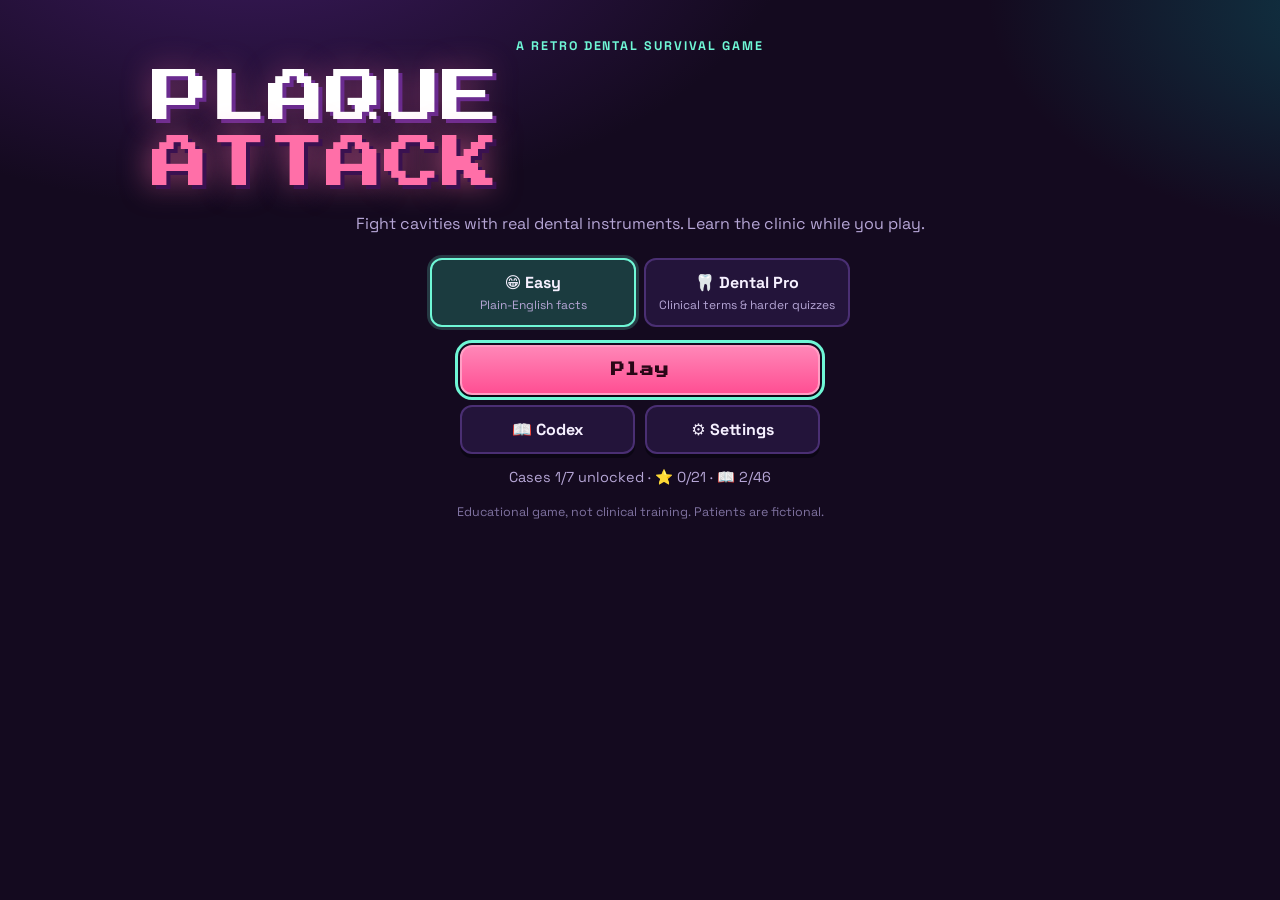
<file: index.html>
<!doctype html>
<html lang="en">
  <head>
    <meta charset="utf-8">
    <meta name="viewport" content="width=device-width, initial-scale=1, viewport-fit=cover">
    <title>Plaque Attack</title>
    <meta name="description" content="A retro dental survival game: fight plaque with real dental instruments and learn clinical dentistry as you play.">
    <meta name="theme-color" content="#140a1f">
    <link rel="manifest" href="manifest.webmanifest">
    <link rel="icon" href="icons/icon-192.png">
    <link rel="apple-touch-icon" href="icons/apple-touch-icon.png">
    <meta name="apple-mobile-web-app-capable" content="yes">
    <meta name="apple-mobile-web-app-status-bar-style" content="black-translucent">
    <link rel="preconnect" href="https://fonts.googleapis.com">
    <link rel="preconnect" href="https://fonts.gstatic.com" crossorigin>
    <link href="https://fonts.googleapis.com/css2?family=Press+Start+2P&family=Space+Grotesk:wght@400;500;700&display=swap" rel="stylesheet">
    <link rel="stylesheet" href="css/style.css">
  </head>
  <body>
    <canvas id="game" aria-label="Game area: drag or use WASD / arrow keys to move"></canvas>

    <!-- In-game HUD -->
    <div id="hud" class="hud" hidden>
      <div class="hud-row">
        <div class="bar hp" aria-label="Health"><span id="hud-hp"></span><b id="hud-hp-text"></b></div>
        <button type="button" class="icon-btn" id="pause-btn" aria-label="Pause">❚❚</button>
      </div>
      <div class="hud-row">
        <div class="bar xp" aria-label="Experience"><span id="hud-xp"></span><b id="hud-level">LV 1</b></div>
        <p class="hud-time" id="hud-time">1:40</p>
      </div>
      <p class="hud-case" id="hud-case"></p>
      <div class="hud-weapons" id="hud-weapons" aria-label="Your instruments"></div>
      <div class="boss-bar" id="boss-bar" hidden><p id="boss-name"></p><div class="bar boss"><span id="boss-hp"></span></div></div>
    </div>
    <div id="toast" class="toast" role="status" aria-live="polite" hidden></div>

    <main id="ui">
      <!-- Title -->
      <section id="title" class="screen center" aria-labelledby="title-h">
        <p class="kicker">A retro dental survival game</p>
        <h1 id="title-h" class="logo">PLAQUE<span>ATTACK</span></h1>
        <p class="tag">Fight cavities with real dental instruments. Learn the clinic while you play.</p>
        <fieldset class="seg" aria-label="Mode">
          <legend class="sr">Mode</legend>
          <label><input type="radio" name="mode" value="easy"><span>😁 Easy<small>Plain-English facts</small></span></label>
          <label><input type="radio" name="mode" value="pro"><span>🦷 Dental Pro<small>Clinical terms &amp; harder quizzes</small></span></label>
        </fieldset>
        <div class="stack">
          <button type="button" class="btn primary big" id="play-btn">Play</button>
          <div class="row">
            <button type="button" class="btn" id="codex-btn">📖 Codex</button>
            <button type="button" class="btn" id="settings-btn">⚙️ Settings</button>
          </div>
        </div>
        <p class="progress" id="title-progress"></p>
        <p class="fine">Educational game, not clinical training. Patients are fictional.</p>
      </section>

      <!-- Case select -->
      <section id="cases" class="screen" hidden aria-labelledby="cases-h">
        <header class="bar-head"><button type="button" class="btn ghost" data-go="title">← Back</button><h2 id="cases-h">Appointments</h2><span></span></header>
        <ol class="case-list" id="case-list"></ol>
      </section>

      <!-- Patient chart / case intro -->
      <section id="chart" class="screen" hidden aria-labelledby="chart-h">
        <header class="bar-head"><button type="button" class="btn ghost" data-go="cases">← Back</button><h2 id="chart-h">Patient Chart</h2><span></span></header>
        <article class="card chart-card">
          <p class="case-num" id="chart-num"></p>
          <h3 id="chart-title"></h3>
          <p class="patient" id="chart-patient"></p>
          <div class="tooth-chart" id="tooth-chart" aria-label="Dental chart"></div>
          <p class="tooth-id" id="chart-tooth"></p>
          <h4>Diagnosis</h4>
          <p id="chart-dx"></p>
          <h4 id="chart-tools-h">Helpful instruments</h4>
          <p id="chart-tools"></p>
        </article>
        <p class="hint">Move: drag anywhere (phone) · WASD / arrow keys (computer). Your instruments work automatically.</p>
        <button type="button" class="btn primary big" id="begin-btn">Begin appointment</button>
      </section>

      <!-- Level up -->
      <section id="levelup" class="modal" hidden aria-labelledby="levelup-h">
        <div class="dialog">
          <h2 id="levelup-h">Level up!</h2>
          <p id="levelup-sub">Choose an instrument.</p>
          <div class="choices" id="choices"></div>
        </div>
      </section>

      <!-- Pause -->
      <section id="pause" class="modal" hidden aria-labelledby="pause-h">
        <div class="dialog">
          <h2 id="pause-h">Paused</h2>
          <div class="stack">
            <button type="button" class="btn primary" id="resume-btn">Resume</button>
            <button type="button" class="btn" id="quit-btn">Leave appointment</button>
          </div>
        </div>
      </section>

      <!-- Lost -->
      <section id="lost" class="modal" hidden aria-labelledby="lost-h">
        <div class="dialog">
          <h2 id="lost-h">Appointment failed</h2>
          <p id="lost-text"></p>
          <div class="stack">
            <button type="button" class="btn primary" id="retry-btn">Try again</button>
            <button type="button" class="btn" data-go="cases">Appointments</button>
          </div>
        </div>
      </section>

      <!-- Procedure -->
      <section id="procedure" class="screen" hidden aria-labelledby="proc-h">
        <h2 id="proc-h" class="screen-title">Treatment</h2>
        <p id="proc-sub" class="lede"></p>
        <ol class="steps" id="steps"></ol>
        <div class="pool" id="step-pool"></div>
        <p class="feedback" id="proc-feedback" role="status"></p>
        <div class="stack">
          <button type="button" class="btn ghost" id="proc-undo" hidden>Undo last</button>
          <button type="button" class="btn primary big" id="proc-next">Continue</button>
        </div>
      </section>

      <!-- Quiz -->
      <section id="quiz" class="screen" hidden aria-labelledby="quiz-h">
        <p class="kicker" id="quiz-count"></p>
        <h2 id="quiz-h" class="quiz-q"></h2>
        <div class="answers" id="answers"></div>
        <p class="feedback" id="quiz-feedback" role="status"></p>
        <button type="button" class="btn primary big" id="quiz-next" hidden>Next</button>
      </section>

      <!-- Results -->
      <section id="results" class="screen center" hidden aria-labelledby="results-h">
        <h2 id="results-h" class="screen-title">Treatment complete!</h2>
        <p class="stars" id="results-stars" aria-label="Stars"></p>
        <ul class="result-list" id="results-list"></ul>
        <div class="stack">
          <button type="button" class="btn primary big" id="next-case-btn">Next appointment</button>
          <button type="button" class="btn" data-go="cases">Appointments</button>
        </div>
      </section>

      <!-- Codex -->
      <section id="codex" class="screen" hidden aria-labelledby="codex-h">
        <header class="bar-head"><button type="button" class="btn ghost" id="codex-back">← Back</button><h2 id="codex-h">Codex</h2><span id="codex-count"></span></header>
        <div class="tabs" role="tablist">
          <button type="button" role="tab" data-tab="instruments" aria-selected="true">Instruments</button>
          <button type="button" role="tab" data-tab="conditions" aria-selected="false">Conditions</button>
          <button type="button" role="tab" data-tab="anatomy" aria-selected="false">Anatomy &amp; Charting</button>
        </div>
        <ul class="codex-list" id="codex-list"></ul>
        <article class="card codex-detail" id="codex-detail" hidden></article>
      </section>

      <!-- Settings -->
      <section id="settings" class="screen" hidden aria-labelledby="settings-h">
        <header class="bar-head"><button type="button" class="btn ghost" data-go="title">← Back</button><h2 id="settings-h">Settings</h2><span></span></header>
        <div class="card">
          <label class="switch"><input type="checkbox" id="set-music"> 🎵 Music</label>
          <label class="switch"><input type="checkbox" id="set-sound"> 🔊 Sound effects</label>
          <label class="switch"><input type="checkbox" id="set-haptics"> 📳 Vibration (phones)</label>
        </div>
        <div class="card">
          <h3>Save code</h3>
          <p class="small">Your progress saves automatically on this device. To move it to another device, copy this code and paste it there.</p>
          <textarea id="save-code" rows="3" readonly aria-label="Your save code"></textarea>
          <button type="button" class="btn" id="copy-save">Copy code</button>
          <label class="small" for="load-code">Load a code from another device</label>
          <textarea id="load-code" rows="3" aria-label="Paste a save code"></textarea>
          <button type="button" class="btn" id="load-save">Load code</button>
          <p class="feedback" id="save-feedback" role="status"></p>
        </div>
        <div class="card">
          <button type="button" class="btn danger" id="reset-save">Reset all progress</button>
        </div>
      </section>
    </main>

    <script type="module" src="js/main.js"></script>
  </body>
</html>
</file>
<file: css/style.css>
:root {
  --bg: #140a1f;
  --panel: #23143a;
  --panel2: #2d1a4a;
  --line: #4a2f73;
  --text: #f6f0ff;
  --muted: #b6a6d6;
  --mint: #6ff7d6;
  --pink: #ff6fa8;
  --gold: #ffd23f;
  --red: #ff5d5d;
  --blue: #5aa8ff;
  --pixel: "Press Start 2P", ui-monospace, monospace;
  --body: "Space Grotesk", ui-sans-serif, system-ui, sans-serif;
  color-scheme: dark;
}
* { box-sizing: border-box; }
html, body { margin: 0; height: 100%; background: var(--bg); color: var(--text); font-family: var(--body); overflow: hidden; }
body { -webkit-tap-highlight-color: transparent; }
[hidden] { display: none !important; }
.sr { position: absolute; width: 1px; height: 1px; overflow: hidden; clip: rect(0 0 0 0); }
button { font: inherit; color: inherit; cursor: pointer; }
button:focus-visible, input:focus-visible, textarea:focus-visible { outline: 3px solid var(--mint); outline-offset: 2px; }

#game { position: fixed; inset: 0; display: block; touch-action: none; image-rendering: pixelated; }

/* ---------- screens ---------- */
#ui { position: relative; z-index: 2; }
.screen {
  position: fixed; inset: 0; overflow-y: auto; padding: max(20px, env(safe-area-inset-top)) 16px max(24px, env(safe-area-inset-bottom));
  background:
    radial-gradient(900px 500px at 20% -10%, #3c1a5e 0%, transparent 60%),
    radial-gradient(700px 400px at 110% 0%, #0f3b4a 0%, transparent 60%),
    var(--bg);
}
.screen > * { max-width: 620px; margin-left: auto; margin-right: auto; }
.center { text-align: center; }
.kicker { margin: 18px auto 10px; color: var(--mint); font-size: .78rem; font-weight: 700; letter-spacing: .16em; text-transform: uppercase; }
.logo {
  margin: 0; font-family: var(--pixel); font-weight: 400; line-height: 1.15;
  font-size: clamp(2rem, 10vw, 3.6rem); color: #fff; text-shadow: 4px 4px 0 #6a2b8f, 0 0 30px #ff6fa866;
}
.logo span { display: block; color: var(--pink); text-shadow: 4px 4px 0 #3a1150, 0 0 30px #ff6fa8aa; }
.tag { color: var(--muted); margin: 16px auto 22px; line-height: 1.5; }
.fine { color: #7f72a0; font-size: .78rem; margin-top: 18px; }
.progress { color: var(--muted); font-size: .9rem; margin-top: 14px; }
.stack { display: grid; gap: 10px; max-width: 360px; margin: 18px auto 0; }
.row { display: grid; grid-template-columns: 1fr 1fr; gap: 10px; }
.btn {
  border: 2px solid var(--line); background: var(--panel); border-radius: 12px; padding: 12px 16px; font-weight: 700;
  box-shadow: 0 4px 0 #0b0614; transition: transform .08s, box-shadow .08s;
}
.btn:active { transform: translateY(3px); box-shadow: 0 1px 0 #0b0614; }
.btn.primary { background: linear-gradient(180deg, #ff86b7, #ff4f93); border-color: #ff9fc5; color: #2a0717; }
.btn.big { padding: 16px; font-family: var(--pixel); font-size: .85rem; letter-spacing: .04em; }
.btn.ghost { background: transparent; box-shadow: none; padding: 8px 12px; color: var(--muted); }
.btn.danger { border-color: var(--red); color: var(--red); background: transparent; }
.btn:disabled { opacity: .5; cursor: not-allowed; }

.seg { display: grid; grid-template-columns: 1fr 1fr; gap: 8px; border: none; padding: 0; margin: 0 auto; max-width: 420px; }
.seg label { position: relative; cursor: pointer; }
.seg input { position: absolute; opacity: 0; inset: 0; }
.seg span { display: block; padding: 12px 10px; border-radius: 12px; border: 2px solid var(--line); background: var(--panel); font-weight: 700; }
.seg small { display: block; font-weight: 400; color: var(--muted); font-size: .75rem; margin-top: 4px; }
.seg input:checked + span { border-color: var(--mint); background: #1b3b3f; box-shadow: 0 0 0 3px #6ff7d633; }
.seg input:focus-visible + span { outline: 3px solid var(--mint); outline-offset: 2px; }

.bar-head { display: grid; grid-template-columns: auto 1fr auto; align-items: center; gap: 8px; margin-bottom: 14px; }
.bar-head h2 { margin: 0; text-align: center; font-family: var(--pixel); font-size: .95rem; font-weight: 400; }
.bar-head span { color: var(--muted); font-size: .8rem; }
.screen-title { font-family: var(--pixel); font-weight: 400; font-size: 1.05rem; line-height: 1.4; text-align: center; margin: 12px auto; }
.lede { color: var(--muted); text-align: center; line-height: 1.5; }
.card { background: var(--panel); border: 2px solid var(--line); border-radius: 16px; padding: 16px; margin-bottom: 14px; }
.small { color: var(--muted); font-size: .85rem; line-height: 1.5; }
.hint { color: var(--muted); font-size: .85rem; text-align: center; line-height: 1.5; }

/* ---------- case list ---------- */
.case-list { list-style: none; padding: 0; margin: 0; display: grid; gap: 10px; }
.case-item {
  width: 100%; text-align: left; display: grid; grid-template-columns: auto 1fr auto; gap: 12px; align-items: center;
  padding: 14px; border-radius: 14px; border: 2px solid var(--line); background: var(--panel); box-shadow: 0 4px 0 #0b0614;
}
.case-item .n { font-family: var(--pixel); font-size: .8rem; color: var(--mint); width: 2.4em; text-align: center; }
.case-item b { display: block; font-size: 1.02rem; }
.case-item small { color: var(--muted); }
.case-item .st { font-size: .95rem; letter-spacing: 2px; white-space: nowrap; }
.case-item:disabled { opacity: .45; box-shadow: none; }

/* ---------- chart ---------- */
.chart-card h3 { margin: 4px 0; font-family: var(--pixel); font-size: .85rem; font-weight: 400; line-height: 1.5; color: var(--gold); }
.chart-card h4 { margin: 14px 0 4px; color: var(--mint); font-size: .8rem; text-transform: uppercase; letter-spacing: .1em; }
.chart-card p { margin: 0; line-height: 1.55; }
.case-num { color: var(--muted); font-size: .8rem; }
.patient { color: var(--muted); font-style: italic; margin-top: 6px !important; }
.tooth-chart { margin: 14px 0 6px; display: grid; gap: 4px; }
.tooth-row { display: grid; grid-template-columns: repeat(16, 1fr); gap: 2px; }
.tooth {
  aspect-ratio: 3 / 4; border-radius: 4px; background: #f3efe2; color: #3a2a1a; font-size: .55rem; font-weight: 700;
  display: grid; place-items: center; border: 1px solid #c9bfa6;
}
.tooth.hl { background: var(--pink); color: #fff; border-color: #fff; box-shadow: 0 0 10px #ff6fa8; animation: pulse 1s ease-in-out infinite alternate; }
@keyframes pulse { to { transform: scale(1.12); } }
.arch-label { display: flex; justify-content: space-between; color: var(--muted); font-size: .65rem; text-transform: uppercase; letter-spacing: .08em; }
.tooth-id { color: var(--gold); font-weight: 700; margin-top: 6px !important; font-size: .9rem; }

/* ---------- HUD ---------- */
.hud { position: fixed; inset: 0; z-index: 3; pointer-events: none; padding: max(10px, env(safe-area-inset-top)) 12px 12px; }
.hud-row { display: grid; grid-template-columns: 1fr auto; gap: 10px; align-items: center; margin-bottom: 6px; max-width: 520px; }
.bar { position: relative; height: 16px; background: #0b0614cc; border: 2px solid #f6f0ff; border-radius: 4px; overflow: hidden; }
.bar span { display: block; height: 100%; width: 100%; transition: width .15s; }
.bar b { position: absolute; inset: 0; display: grid; place-items: center; font-family: var(--pixel); font-size: .5rem; font-weight: 400; text-shadow: 1px 1px 0 #000; }
.bar.hp span { background: linear-gradient(90deg, #ff4f6d, #ff9b6b); }
.bar.xp { height: 12px; }
.bar.xp span { background: linear-gradient(90deg, #5ae0ff, #6ff7d6); }
.bar.boss span { background: linear-gradient(90deg, #ffd23f, #ff6fa8); }
.hud-time { margin: 0; font-family: var(--pixel); font-size: .65rem; text-shadow: 2px 2px 0 #000; }
.hud-case { margin: 2px 0 0; font-size: .75rem; color: #fff; text-shadow: 1px 1px 0 #000; opacity: .85; }
.hud-weapons { position: fixed; left: 12px; bottom: max(12px, env(safe-area-inset-bottom)); display: flex; gap: 6px; flex-wrap: wrap; max-width: 70vw; }
.hud-weapons span { background: #0b0614cc; border: 2px solid var(--line); border-radius: 8px; padding: 3px 6px; font-size: .85rem; }
.hud-weapons b { font-family: var(--pixel); font-size: .45rem; margin-left: 2px; color: var(--gold); }
.icon-btn { pointer-events: auto; background: #0b0614cc; border: 2px solid #f6f0ff; border-radius: 8px; width: 40px; height: 34px; font-size: .8rem; }
.boss-bar { position: fixed; left: 50%; transform: translateX(-50%); bottom: max(54px, calc(env(safe-area-inset-bottom) + 42px)); width: min(420px, 86vw); text-align: center; }
.boss-bar p { margin: 0 0 4px; font-family: var(--pixel); font-size: .6rem; color: var(--gold); text-shadow: 2px 2px 0 #000; }
.toast {
  position: fixed; z-index: 6; left: 50%; top: 22%; transform: translateX(-50%); max-width: min(420px, 90vw);
  background: #0b0614ee; border: 2px solid var(--mint); border-radius: 12px; padding: 10px 14px; text-align: center; font-weight: 700;
  animation: toast-in .25s ease-out;
}
.toast.warn { border-color: var(--gold); }
@keyframes toast-in { from { transform: translate(-50%, -10px); opacity: 0; } }

/* ---------- modals ---------- */
.modal { position: fixed; inset: 0; z-index: 5; display: grid; place-items: center; padding: 16px; background: #0b0614b8; backdrop-filter: blur(3px); }
.dialog { width: min(460px, 100%); max-height: calc(100vh - 32px); overflow-y: auto; background: var(--panel); border: 3px solid var(--mint); border-radius: 18px; padding: 18px; text-align: center; box-shadow: 0 0 40px #6ff7d633; }
.dialog h2 { margin: 0 0 6px; font-family: var(--pixel); font-weight: 400; font-size: 1rem; color: var(--gold); }
.dialog p { color: var(--muted); line-height: 1.5; margin: 0 0 12px; }
.choices { display: grid; gap: 10px; text-align: left; }
.choice { width: 100%; display: grid; grid-template-columns: auto 1fr; gap: 12px; align-items: start; padding: 12px; border-radius: 14px; border: 2px solid var(--line); background: var(--panel2); }
.choice:hover, .choice:focus-visible { border-color: var(--mint); }
.choice .ic { font-size: 1.9rem; line-height: 1; }
.choice b { display: block; }
.choice .lv { color: var(--gold); font-family: var(--pixel); font-size: .5rem; margin-left: 6px; }
.choice small { display: block; color: var(--muted); line-height: 1.45; margin-top: 4px; }
.badge { display: inline-block; margin-top: 6px; font-size: .7rem; font-weight: 700; color: #082a22; background: var(--mint); border-radius: 999px; padding: 2px 8px; }

/* ---------- procedure ---------- */
.steps { padding-left: 1.6em; margin: 10px auto; line-height: 1.5; }
.steps li { background: var(--panel); border: 2px solid var(--line); border-radius: 12px; padding: 10px 12px; margin-bottom: 8px; }
.steps li.ok { border-color: var(--mint); }
.steps li.bad { border-color: var(--red); }
.steps li small { display: block; color: var(--mint); margin-top: 4px; }
.pool { display: grid; gap: 8px; }
.pool button { text-align: left; padding: 12px; border-radius: 12px; border: 2px dashed var(--line); background: transparent; }
.pool button:hover { border-color: var(--mint); }
.feedback { min-height: 1.4em; text-align: center; font-weight: 700; line-height: 1.5; }
.feedback.good { color: var(--mint); }
.feedback.bad { color: var(--gold); }

/* ---------- quiz ---------- */
.quiz-q { font-size: 1.25rem; line-height: 1.45; text-align: center; margin: 10px auto 18px; }
.answers { display: grid; gap: 10px; }
.answers button { padding: 14px; border-radius: 12px; border: 2px solid var(--line); background: var(--panel); text-align: left; font-weight: 500; }
.answers button.right { border-color: var(--mint); background: #12382f; }
.answers button.wrong { border-color: var(--red); background: #3a1420; }
#quiz .kicker, #quiz .feedback { text-align: center; }

/* ---------- results ---------- */
.stars { font-size: 2.4rem; letter-spacing: 6px; margin: 6px auto; }
.result-list { list-style: none; padding: 0; text-align: left; max-width: 360px; margin: 12px auto; }
.result-list li { display: flex; justify-content: space-between; gap: 12px; padding: 8px 0; border-bottom: 1px dashed #ffffff22; }
.result-list li b { color: var(--gold); }

/* ---------- codex ---------- */
.tabs { display: flex; gap: 6px; flex-wrap: wrap; margin-bottom: 12px; }
.tabs button { flex: 1; min-width: 100px; padding: 9px; border-radius: 10px; border: 2px solid var(--line); background: transparent; font-weight: 700; font-size: .85rem; }
.tabs button[aria-selected="true"] { background: var(--mint); color: #082a22; border-color: var(--mint); }
.codex-list { list-style: none; padding: 0; margin: 0; display: grid; grid-template-columns: repeat(auto-fill, minmax(140px, 1fr)); gap: 8px; }
.codex-list button { width: 100%; height: 100%; text-align: left; padding: 10px; border-radius: 12px; border: 2px solid var(--line); background: var(--panel); }
.codex-list button:disabled { opacity: .45; }
.codex-list .ic { font-size: 1.4rem; display: block; margin-bottom: 4px; }
.codex-detail { margin-top: 14px; }
.codex-detail h3 { margin: 0 0 8px; color: var(--gold); }
.codex-detail h4 { margin: 12px 0 4px; color: var(--mint); font-size: .75rem; text-transform: uppercase; letter-spacing: .1em; }
.codex-detail p { margin: 0; line-height: 1.55; }

/* ---------- settings ---------- */
.switch { display: flex; align-items: center; gap: 10px; padding: 8px 0; font-weight: 700; cursor: pointer; }
.switch input { width: 20px; height: 20px; accent-color: var(--mint); }
textarea { width: 100%; font: .8rem ui-monospace, monospace; color: var(--text); background: #0b0614; border: 2px solid var(--line); border-radius: 10px; padding: 8px; margin: 8px 0; resize: vertical; }
.card h3 { margin: 0 0 6px; }
.card .btn { margin: 4px 0 10px; }

@media (prefers-reduced-motion: reduce) { *, *::before, *::after { animation: none !important; transition: none !important; } }
</file>
